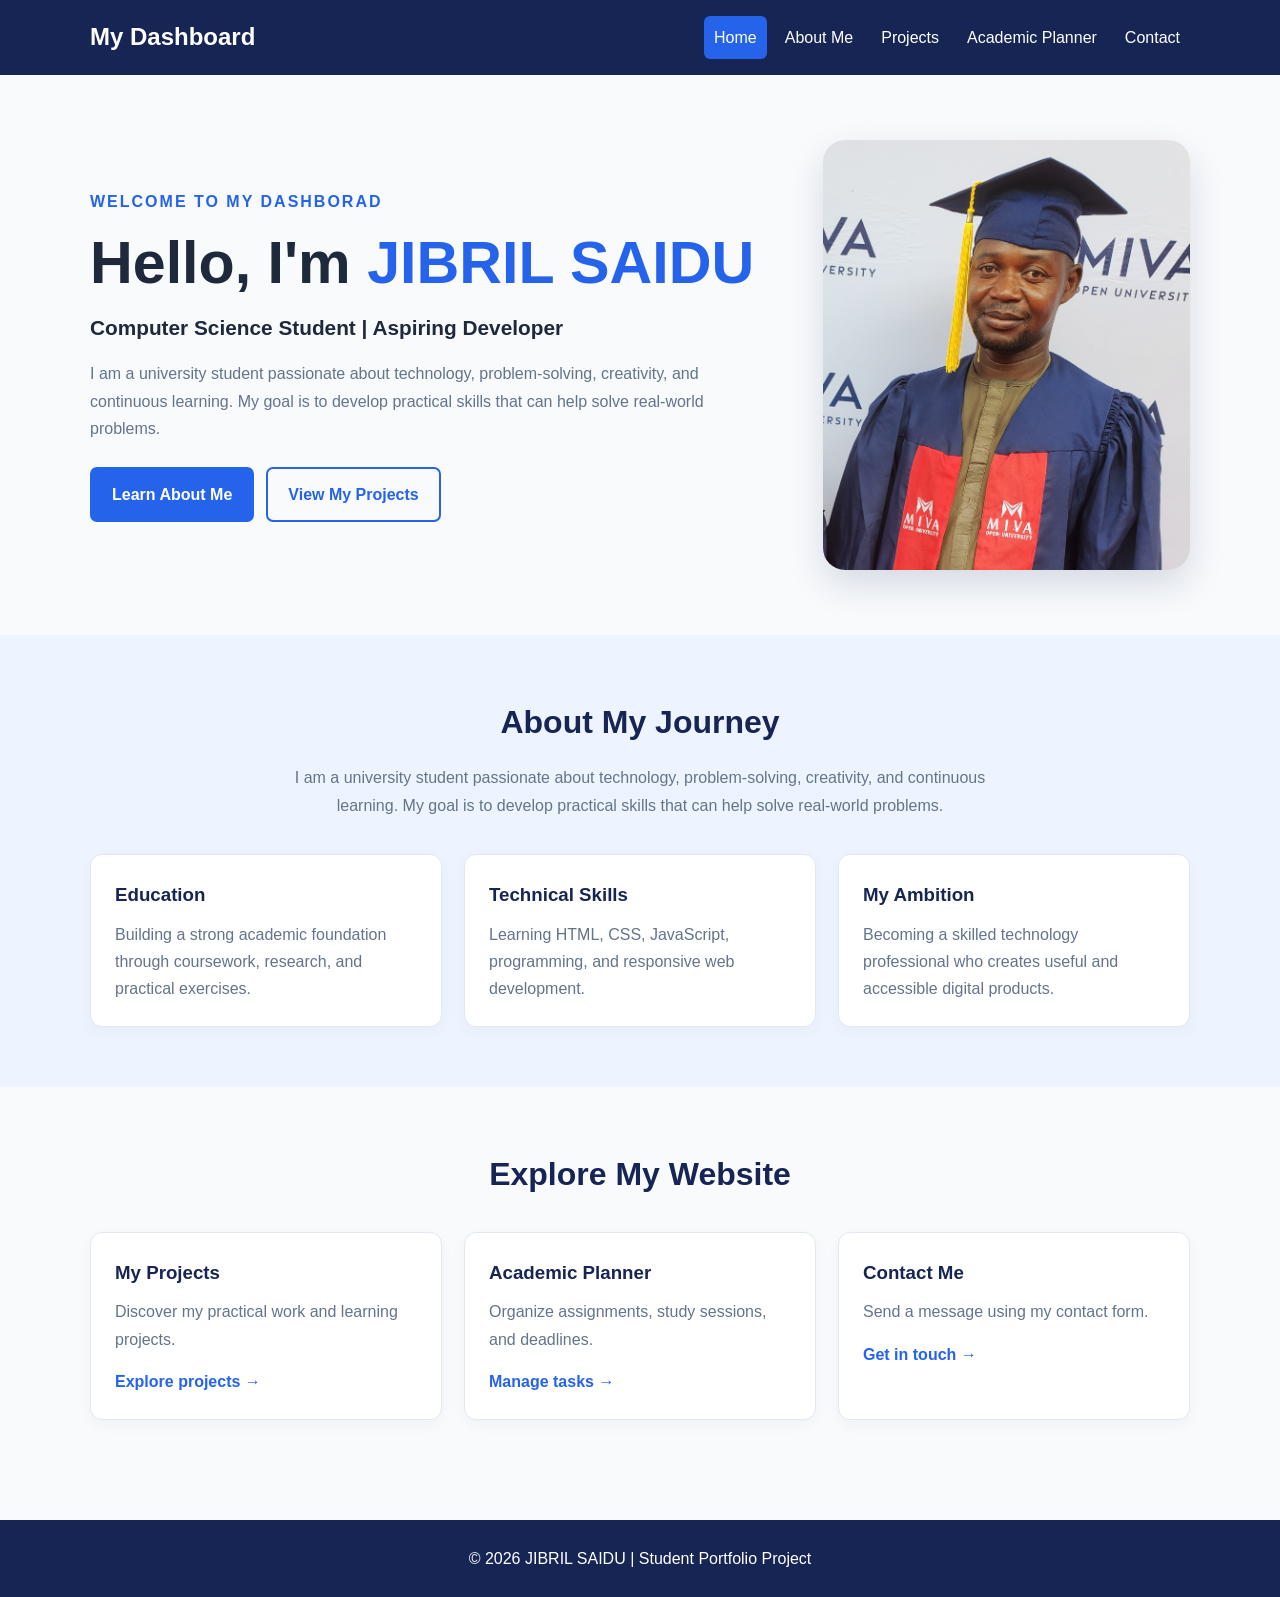
<file: index.html>
<!DOCTYPE html>
<html lang="en">
<head>
    <meta charset="UTF-8">
    <meta name="viewport" content="width=device-width, initial-scale=1.0">
    <title> Student Dashboard | Home</title>
    <link rel="stylesheet" href="style.css">
</head>
<body>

    <header class="site-header">
        <div class="container nav-container">
            <a class="logo" href="index.html">My Dashboard</a>

            <nav aria-label="Main navigation">
                <a class="active" href="index.html">Home</a>
                <a href="about.html">About Me</a>
                <a href="projects.html">Projects</a>
                <a href="planner.html">Academic Planner</a>
                <a href="contact.html">Contact</a>
            </nav>
        </div>
    </header>

    <main>
        <section class="hero container">
            <div class="hero-text">
                <p class="eyebrow">WELCOME TO MY DASHBORAD</p>
                </p>
                <h1>Hello, I'm <span class="accent">JIBRIL SAIDU</span></h1>

                <h2>Computer Science Student | Aspiring Developer</h2>

                <p>
                    I am a university student passionate about technology,
                    problem-solving, creativity, and continuous learning.
                    My goal is to develop practical skills that can help
                    solve real-world problems.
                </p>

                <div class="button-group">
                    <a class="btn" href="about.html">Learn About Me</a>
                    <a class="btn btn-outline" href="projects.html">
                        View My Projects
                    </a>
                </div>
            </div>

            <div class="profile-image">
                <img
                    src="Images/my-new-photo.png"
                    alt="Photograph of the new student"
                    onerror="this.onerror=null;this.src='https://placehold.co/400x450/172554/ffffff?text=Your+Photo';"
                >
            </div>
        </section>

        <section class="section section-light">
            <div class="container">
                <h2 class="section-title">About My Journey</h2>
                <p class="section-intro">
                    I am a university student passionate about technology,
                    problem-solving, creativity, and continuous learning.
                    My goal is to develop practical skills that can help
                    solve real-world problems.
                </p>

                <div class="card-grid">
                    <article class="card">
                        <h3>Education</h3>
                        <p>
                            Building a strong academic foundation through
                            coursework, research, and practical exercises.
                        </p>
                    </article>

                    <article class="card">
                        <h3>Technical Skills</h3>
                        <p>
                            Learning HTML, CSS, JavaScript, programming,
                            and responsive web development.
                        </p>
                    </article>

                    <article class="card">
                        <h3>My Ambition</h3>
                        <p>
                            Becoming a skilled technology professional
                            who creates useful and accessible digital products.
                        </p>
                    </article>
                </div>
            </div>
        </section>

        <section class="section container">
            <h2 class="section-title">Explore My Website</h2>

            <div class="card-grid">
                <article class="card">
                    <h3>My Projects</h3>
                    <p>Discover my practical work and learning projects.</p>
                    <a class="text-link" href="projects.html">Explore projects →</a>
                </article>

                <article class="card">
                    <h3>Academic Planner</h3>
                    <p>Organize assignments, study sessions, and deadlines.</p>
                    <a class="text-link" href="planner.html">Manage tasks →</a>
                </article>

                <article class="card">
                    <h3>Contact Me</h3>
                    <p>Send a message using my contact form.</p>
                    <a class="text-link" href="contact.html">Get in touch →</a>
                </article>
            </div>
        </section>
    </main>

    <footer class="site-footer">
        <p>&copy; 2026 JIBRIL SAIDU | Student Portfolio Project</p>
    </footer>

</body>
</html>
</file>
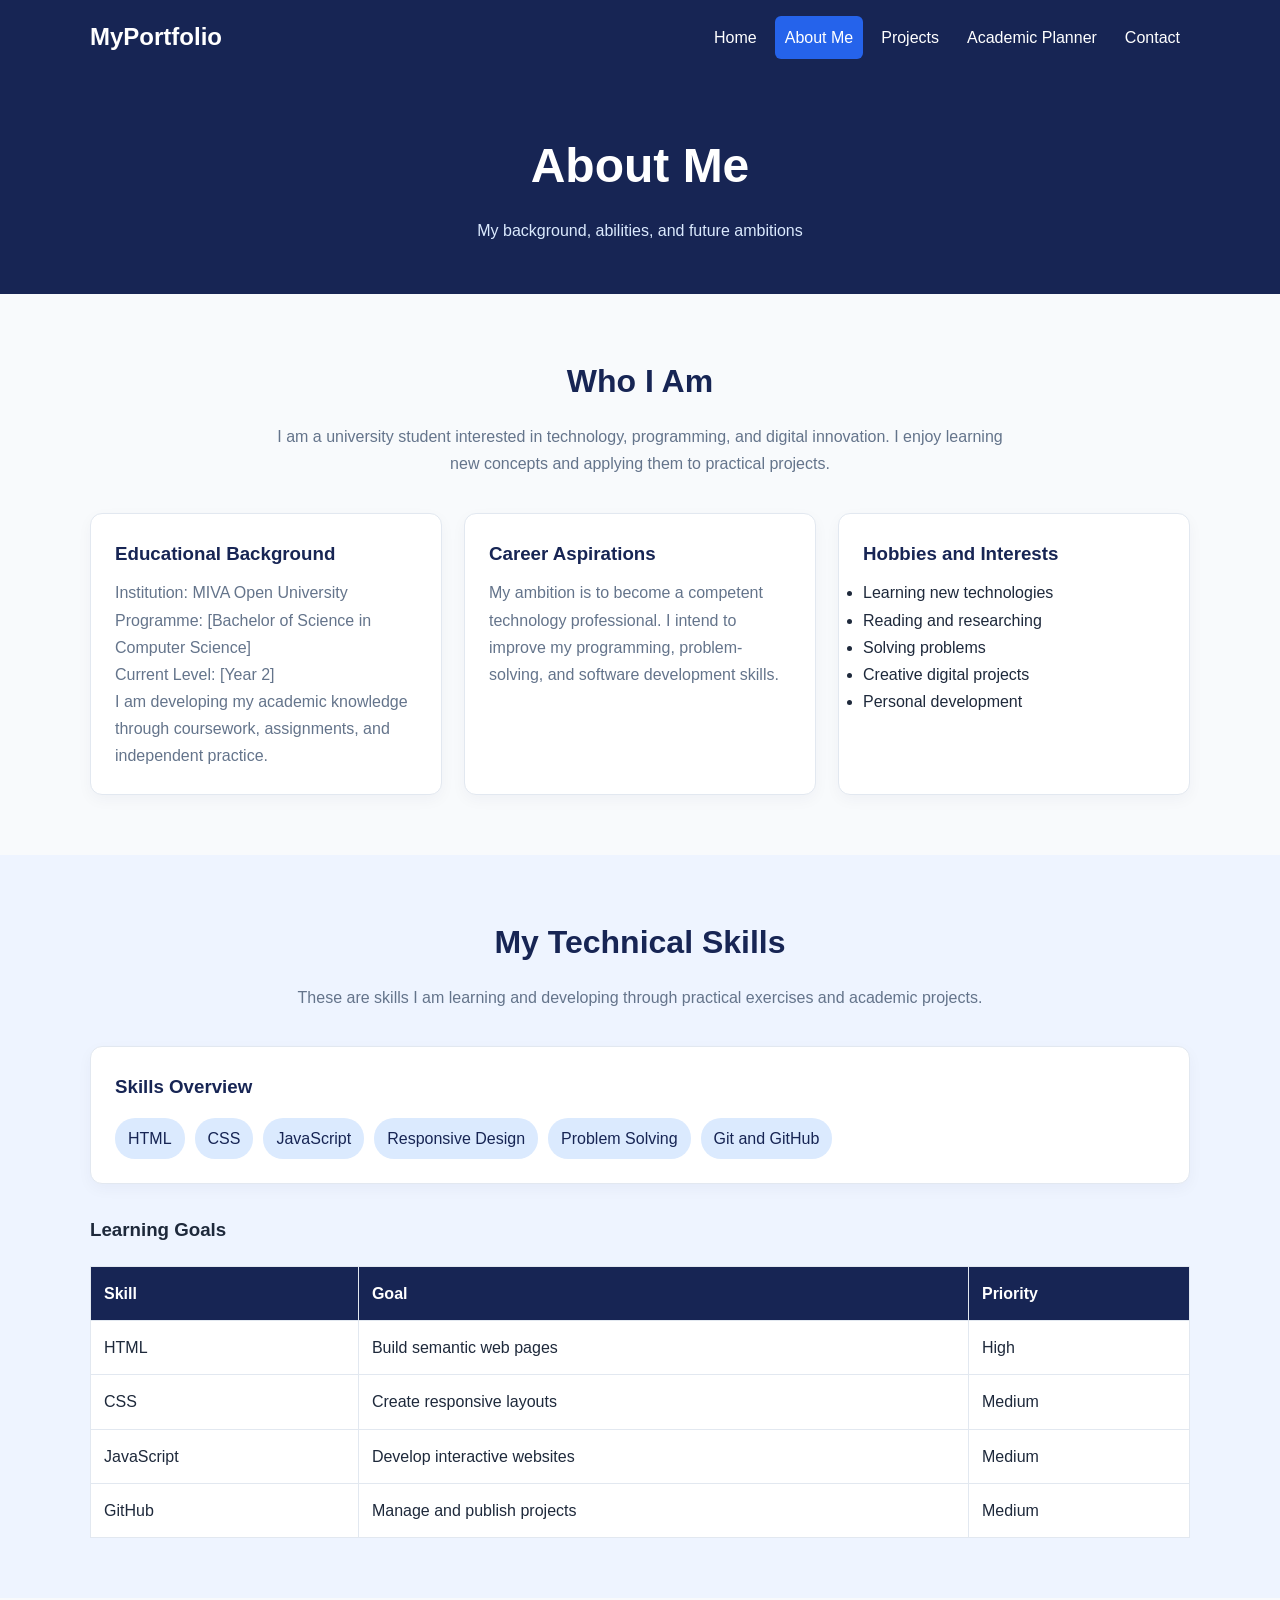
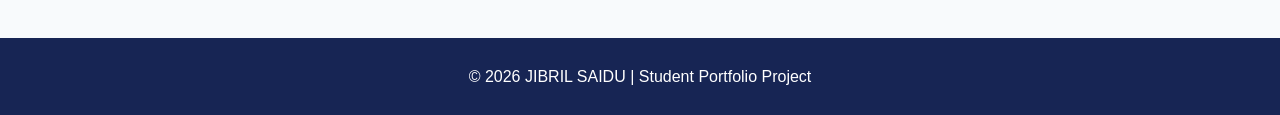
<file: about.html>
<!DOCTYPE html>
<html lang="en">
<head>
    <meta charset="UTF-8">
    <meta name="viewport" content="width=device-width, initial-scale=1.0">
    <title>About Me | My Student Portfolio</title>
    <link rel="stylesheet" href="style.css">
</head>
<body>

<header class="site-header">
    <div class="container nav-container">
        <a class="logo" href="index.html">MyPortfolio</a>
        <nav aria-label="Main navigation">
            <a href="index.html">Home</a>
            <a class="active" href="about.html">About Me</a>
            <a href="projects.html">Projects</a>
            <a href="planner.html">Academic Planner</a>
            <a href="contact.html">Contact</a>
        </nav>
    </div>
</header>

<main>
    <section class="page-banner">
        <h1>About Me</h1>
        <p>My background, abilities, and future ambitions</p>
    </section>

    <section class="section container">
        <h2 class="section-title">Who I Am</h2>
        <p class="section-intro">
            I am a university student interested in technology,
            programming, and digital innovation. I enjoy learning new
            concepts and applying them to practical projects.
        </p>

        <div class="card-grid">
            <article class="card">
                <h3>Educational Background</h3>
                <p>
                    Institution: MIVA Open University
                </p>
                <p>
                    Programme: [Bachelor of Science in Computer Science]
                </p>
                <p>
                    Current Level: [Year 2]
                </p>
                <p>
                    I am developing my academic knowledge through
                    coursework, assignments, and independent practice.
                </p>
            </article>

            <article class="card">
                <h3>Career Aspirations</h3>
                <p>
                    My ambition is to become a competent technology
                    professional. I intend to improve my programming,
                    problem-solving, and software development skills.
                </p>
            </article>

            <article class="card">
                <h3>Hobbies and Interests</h3>
                <ul>
                    <li>Learning new technologies</li>
                    <li>Reading and researching</li>
                    <li>Solving problems</li>
                    <li>Creative digital projects</li>
                    <li>Personal development</li>
                </ul>
            </article>
        </div>
    </section>

    <section class="section section-light">
        <div class="container">
            <h2 class="section-title">My Technical Skills</h2>
            <p class="section-intro">
                These are skills I am learning and developing through
                practical exercises and academic projects.
            </p>

            <div class="card">
                <h3>Skills Overview</h3>
                <ul class="skill-list">
                    <li>HTML</li>
                    <li>CSS</li>
                    <li>JavaScript</li>
                    <li>Responsive Design</li>
                    <li>Problem Solving</li>
                    <li>Git and GitHub</li>
                </ul>
            </div>

            <h3 style="margin-top: 30px;">Learning Goals</h3>

            <div class="table-wrapper">
                <table>
                    <thead>
                        <tr>
                            <th>Skill</th>
                            <th>Goal</th>
                            <th>Priority</th>
                        </tr>
                    </thead>
                    <tbody>
                        <tr>
                            <td>HTML</td>
                            <td>Build semantic web pages</td>
                            <td>High</td>
                        </tr>
                        <tr>
                            <td>CSS</td>
                            <td>Create responsive layouts</td>
                            <td>Medium</td>
                        </tr>
                        <tr>
                            <td>JavaScript</td>
                            <td>Develop interactive websites</td>
                            <td>Medium</td>
                        </tr>
                        <tr>
                            <td>GitHub</td>
                            <td>Manage and publish projects</td>
                            <td>Medium</td>
                        </tr>
                    </tbody>
                </table>
            </div>
        </div>
    </section>
</main>

<footer class="site-footer">
    <p>&copy; 2026 JIBRIL SAIDU | Student Portfolio Project</p>
</footer>

</body>
</html>
</file>
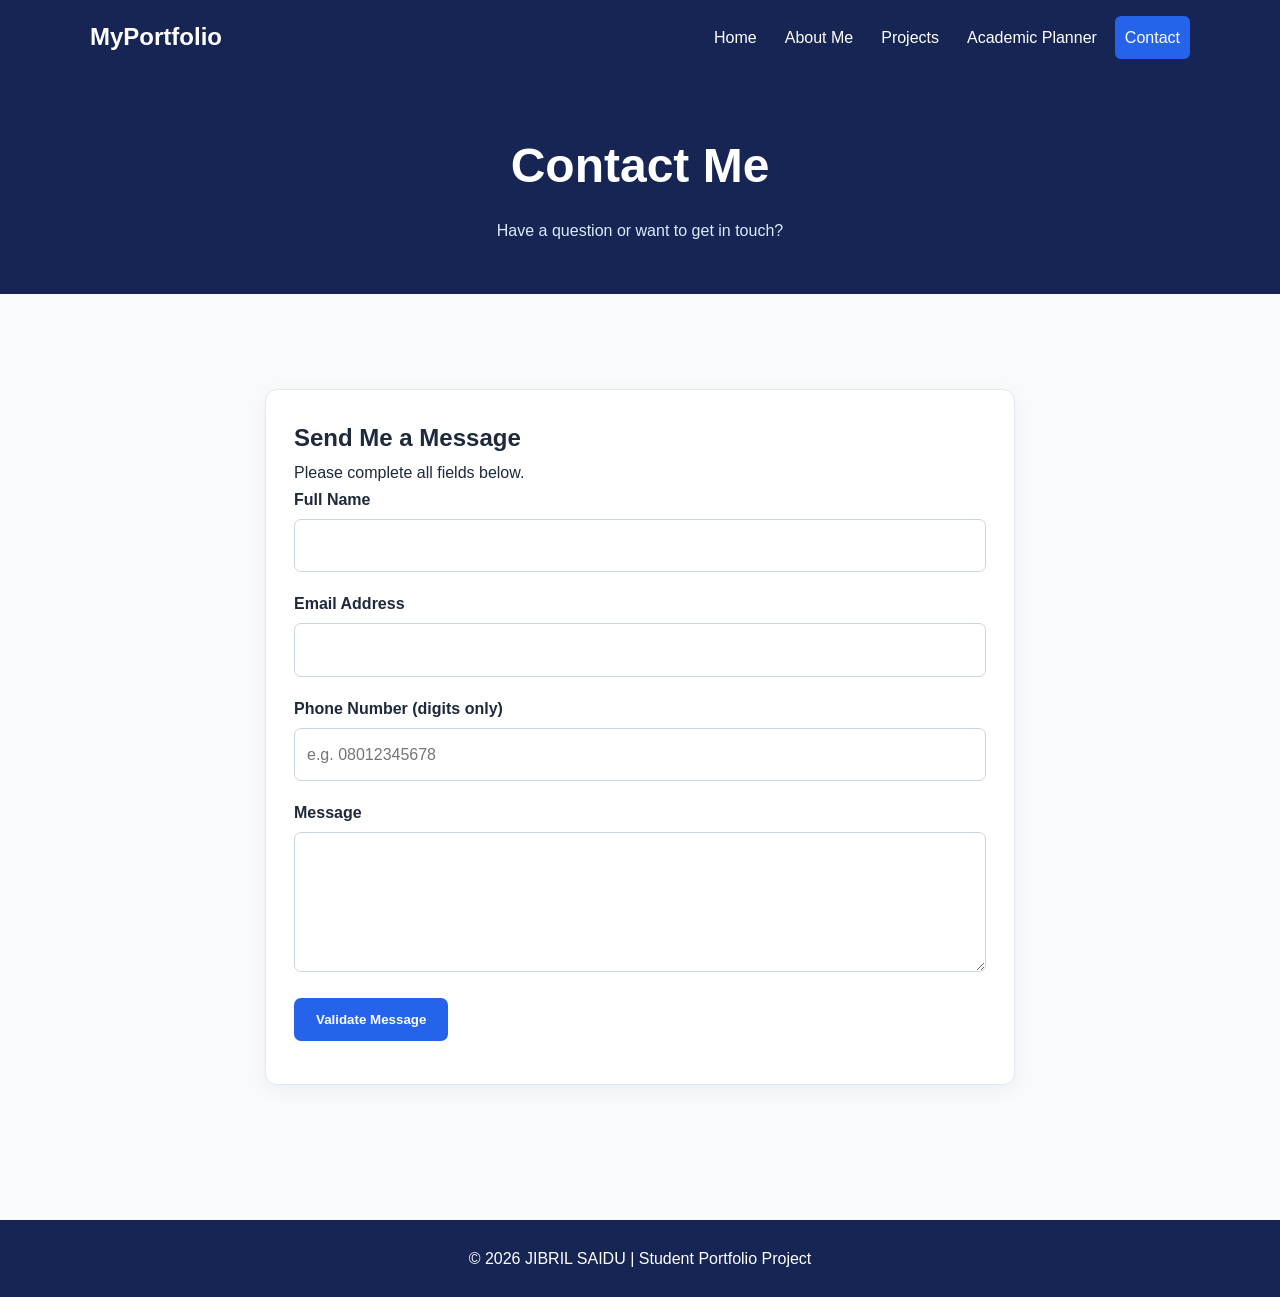
<file: contact.html>
<!DOCTYPE html>
<html lang="en">
<head>
    <meta charset="UTF-8">
    <meta name="viewport" content="width=device-width, initial-scale=1.0">
    <title>Contact Me | Student Portfolio</title>
    <link rel="stylesheet" href="style.css">
    <script src="script.js" defer></script>
</head>
<body>

<header class="site-header">
    <div class="container nav-container">
        <a class="logo" href="index.html">MyPortfolio</a>
        <nav aria-label="Main navigation">
            <a href="index.html">Home</a>
            <a href="about.html">About Me</a>
            <a href="projects.html">Projects</a>
            <a href="planner.html">Academic Planner</a>
            <a class="active" href="contact.html">Contact</a>
        </nav>
    </div>
</header>

<main>
    <section class="page-banner">
        <h1>Contact Me</h1>
        <p>Have a question or want to get in touch?</p>
    </section>

    <section class="section container">
        <div class="form-card">
            <h2>Send Me a Message</h2>
            <p>Please complete all fields below.</p>

            <form id="contact-form" novalidate>
                <div class="form-group">
                    <label for="name">Full Name</label>
                    <input
                        type="text"
                        id="name"
                        name="name"
                        autocomplete="name"
                        required
                    >
                </div>

                <div class="form-group">
                    <label for="email">Email Address</label>
                    <input
                        type="email"
                        id="email"
                        name="email"
                        autocomplete="email"
                        required
                    >
                </div>

                <div class="form-group">
                    <label for="phone">Phone Number (digits only)</label>
                    <input
                        type="tel"
                        id="phone"
                        name="phone"
                        inputmode="numeric"
                        autocomplete="tel"
                        placeholder="e.g. 08012345678"
                        required
                    >
                </div>

                <div class="form-group">
                    <label for="message">Message</label>
                    <textarea
                        id="message"
                        name="message"
                        required
                    ></textarea>
                </div>

                <button class="btn" type="submit">Validate Message</button>

                <p id="contact-feedback"
                   class="message"
                   role="status"
                   aria-live="polite"></p>
            </form>
        </div>
    </section>
</main>

<footer class="site-footer">
    <p>&copy; 2026 JIBRIL SAIDU | Student Portfolio Project</p>
</footer>

</body>
</html>
</file>
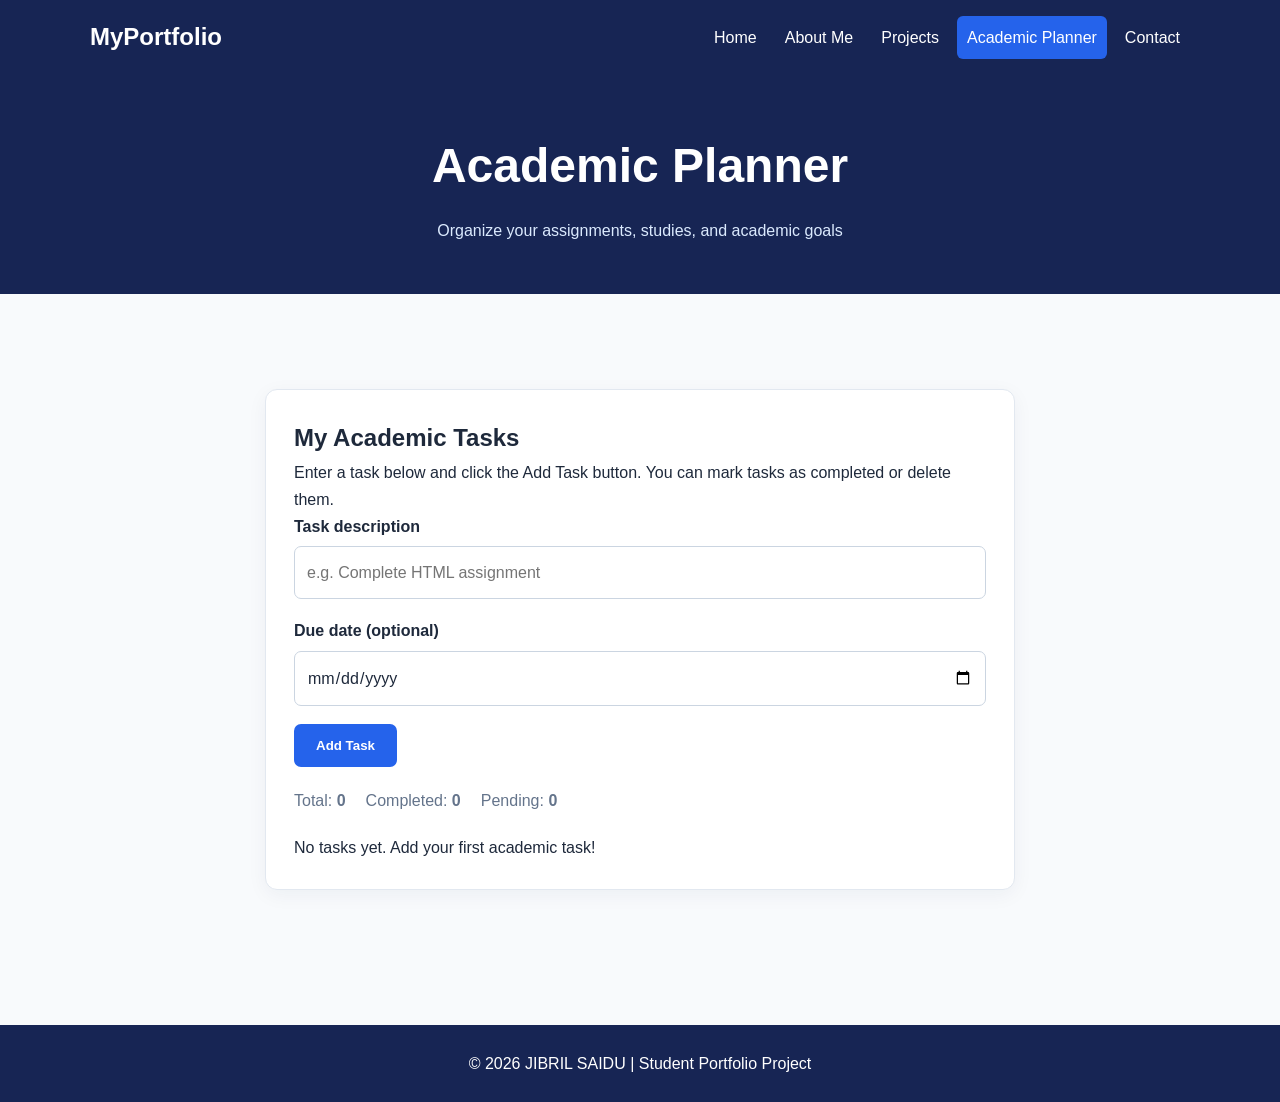
<file: planner.html>
<!DOCTYPE html>
<html lang="en">
<head>
    <meta charset="UTF-8">
    <meta name="viewport" content="width=device-width, initial-scale=1.0">
    <title>Academic Planner | Student Portfolio</title>
    <link rel="stylesheet" href="style.css">
    <script src="script.js" defer></script>
</head>
<body>

<header class="site-header">
    <div class="container nav-container">
        <a class="logo" href="index.html">MyPortfolio</a>
        <nav aria-label="Main navigation">
            <a href="index.html">Home</a>
            <a href="about.html">About Me</a>
            <a href="projects.html">Projects</a>
            <a class="active" href="planner.html">Academic Planner</a>
            <a href="contact.html">Contact</a>
        </nav>
    </div>
</header>

<main>
    <section class="page-banner">
        <h1>Academic Planner</h1>
        <p>Organize your assignments, studies, and academic goals</p>
    </section>

    <section class="section container">
        <div class="planner-card">
            <h2>My Academic Tasks</h2>
            <p>
                Enter a task below and click the Add Task button.
                You can mark tasks as completed or delete them.
            </p>

            <form id="task-form">
                <div class="form-group">
                    <label for="task-input">Task description</label>
                    <input
                        class="task-input"
                        type="text"
                        id="task-input"
                        placeholder="e.g. Complete HTML assignment"
                        maxlength="150"
                        required
                    >
                </div>

                <div class="form-group">
                    <label for="task-date">Due date (optional)</label>
                    <input type="date" id="task-date">
                </div>

                <button class="btn" type="submit">Add Task</button>
                <p id="task-message" class="message" role="status"></p>
            </form>

            <div class="task-stats" aria-live="polite">
                <span>Total: <strong id="total-tasks">0</strong></span>
                <span>Completed: <strong id="completed-tasks">0</strong></span>
                <span>Pending: <strong id="pending-tasks">0</strong></span>
            </div>

            <ul id="task-list" class="task-list"></ul>
        </div>
    </section>
</main>

<footer class="site-footer">
    <p>&copy; 2026 JIBRIL SAIDU | Student Portfolio Project</p>
</footer>

</body>
</html>
</file>
<file: style.css>
/* GENERAL SETTINGS */
* {
    margin: 0;
    padding: 0;
    box-sizing: border-box;
}

:root {
    --primary: #172554;
    --secondary: #2563eb;
    --accent: #38bdf8;
    --background: #f8fafc;
    --white: #ffffff;
    --text: #1e293b;
    --muted: #64748b;
    --border: #e2e8f0;
    --success: #15803d;
    --danger: #dc2626;
}

html {
    scroll-behavior: smooth;
}

body {
    font-family: Arial, Helvetica, sans-serif;
    background: var(--background);
    color: var(--text);
    line-height: 1.7;
}

img {
    max-width: 100%;
    display: block;
}

a {
    text-decoration: none;
}

.container {
    width: min(1100px, 92%);
    margin: 0 auto;
}

/* NAVIGATION */
.site-header {
    background: var(--primary);
    color: var(--white);
    position: sticky;
    top: 0;
    z-index: 100;
}

.nav-container {
    min-height: 75px;
    display: flex;
    align-items: center;
    justify-content: space-between;
    gap: 20px;
    flex-wrap: wrap;
    padding-top: 12px;
    padding-bottom: 12px;
}

.logo {
    color: var(--white);
    font-size: 1.5rem;
    font-weight: bold;
}

nav {
    display: flex;
    flex-wrap: wrap;
    gap: 8px;
}

nav a {
    color: var(--white);
    padding: 8px 10px;
    border-radius: 6px;
    transition: background 0.3s ease;
}

nav a:hover,
nav a.active {
    background: var(--secondary);
}

/* HOMEPAGE HERO */
.hero {
    display: grid;
    grid-template-columns: 1.3fr 0.7fr;
    align-items: center;
    gap: 50px;
    padding-top: 65px;
    padding-bottom: 65px;
}

.eyebrow {
    color: var(--secondary);
    font-weight: bold;
    letter-spacing: 2px;
    margin-bottom: 12px;
}

.hero h1 {
    font-size: clamp(2.2rem, 5vw, 3.7rem);
    line-height: 1.2;
    margin-bottom: 12px;
}

.hero h2 {
    font-size: 1.3rem;
    margin-bottom: 15px;
}

.accent {
    color: var(--secondary);
}

.hero-text > p:not(.eyebrow) {
    color: var(--muted);
}

.profile-image img {
    width: 100%;
    max-width: 400px;
    height: 430px;
    object-fit: cover;
    border-radius: 22px;
    box-shadow: 0 15px 35px #17255425;
}

/* BUTTONS */
.button-group {
    display: flex;
    flex-wrap: wrap;
    gap: 12px;
    margin-top: 25px;
}

.btn {
    display: inline-block;
    padding: 12px 20px;
    border: 2px solid var(--secondary);
    border-radius: 7px;
    background: var(--secondary);
    color: var(--white);
    font-weight: bold;
    cursor: pointer;
    transition: transform 0.2s, background 0.2s;
}

.btn:hover {
    transform: translateY(-3px);
    background: var(--primary);
}

.btn-outline {
    background: transparent;
    color: var(--secondary);
}

.btn-outline:hover {
    color: var(--white);
}

/* SECTIONS AND CARDS */
.section {
    padding-top: 60px;
    padding-bottom: 60px;
}

.section-light {
    background: #eef4ff;
}

.section-title {
    text-align: center;
    font-size: 2rem;
    color: var(--primary);
    margin-bottom: 15px;
}

.section-intro {
    max-width: 750px;
    margin: 0 auto 35px;
    text-align: center;
    color: var(--muted);
}

.card-grid {
    display: grid;
    grid-template-columns: repeat(3, minmax(0, 1fr));
    gap: 22px;
    margin-top: 30px;
}

.card {
    background: var(--white);
    border: 1px solid var(--border);
    border-radius: 12px;
    padding: 24px;
    box-shadow: 0 5px 15px #1725540a;
    transition: transform 0.25s, box-shadow 0.25s;
}

.card:hover {
    transform: translateY(-5px);
    box-shadow: 0 12px 25px #17255418;
}

.card h3 {
    color: var(--primary);
    margin-bottom: 10px;
}

.card p {
    color: var(--muted);
}

.text-link {
    display: inline-block;
    margin-top: 15px;
    color: var(--secondary);
    font-weight: bold;
}

/* PAGE HEADINGS */
.page-banner {
    background: var(--primary);
    color: var(--white);
    text-align: center;
    padding: 50px 20px;
}

.page-banner h1 {
    font-size: clamp(2rem, 5vw, 3rem);
}

.page-banner p {
    color: #dbeafe;
    margin-top: 10px;
}

/* SKILLS */
.skill-list {
    display: flex;
    flex-wrap: wrap;
    gap: 10px;
    list-style: none;
    margin-top: 15px;
}

.skill-list li {
    background: #dbeafe;
    color: var(--primary);
    padding: 7px 13px;
    border-radius: 20px;
}

/* PROJECT IMAGES */
.project-image {
    width: 100%;
    height: 190px;
    object-fit: cover;
    border-radius: 8px;
    margin-bottom: 15px;
}

/* TABLES */
.table-wrapper {
    overflow-x: auto;
}

table {
    width: 100%;
    border-collapse: collapse;
    background: var(--white);
    margin-top: 20px;
}

th,
td {
    padding: 13px;
    border: 1px solid var(--border);
    text-align: left;
}

th {
    background: var(--primary);
    color: var(--white);
}

/* FORMS AND PLANNER */
.form-card,
.planner-card {
    max-width: 750px;
    margin: 35px auto;
    background: var(--white);
    border: 1px solid var(--border);
    border-radius: 12px;
    padding: 28px;
    box-shadow: 0 5px 20px #1725540d;
}

.form-group {
    margin-bottom: 18px;
}

.form-group label {
    display: block;
    font-weight: bold;
    margin-bottom: 6px;
}

.form-group input,
.form-group textarea,
.form-group select,
.task-input {
    width: 100%;
    padding: 12px;
    font: inherit;
    color: var(--text);
    border: 1px solid #cbd5e1;
    border-radius: 7px;
    background: var(--white);
}

.form-group textarea {
    min-height: 140px;
    resize: vertical;
}

input:focus,
textarea:focus,
select:focus {
    outline: 2px solid var(--accent);
    outline-offset: 2px;
}

.message {
    margin-top: 15px;
    font-weight: bold;
    overflow-wrap: anywhere;
}

.message.success {
    color: var(--success);
}

.message.error {
    color: var(--danger);
}

.task-controls {
    display: flex;
    gap: 10px;
    margin-top: 15px;
}

.task-controls input {
    flex: 1;
    min-width: 0;
}

.task-list {
    list-style: none;
    margin-top: 20px;
}

.task-item {
    display: flex;
    align-items: center;
    gap: 12px;
    padding: 13px 0;
    border-bottom: 1px solid var(--border);
}

.task-text {
    flex: 1;
    overflow-wrap: anywhere;
}

.task-item.completed .task-text {
    text-decoration: line-through;
    color: var(--muted);
}

.delete-btn {
    background: var(--danger);
    color: var(--white);
    border: none;
    border-radius: 5px;
    padding: 7px 10px;
    cursor: pointer;
}

.task-stats {
    display: flex;
    flex-wrap: wrap;
    gap: 20px;
    margin-top: 20px;
    color: var(--muted);
}

/* MULTIMEDIA */
.media-frame {
    width: 100%;
    max-width: 700px;
    border-radius: 10px;
    margin: 20px auto;
}

/* FOOTER */
.site-footer {
    text-align: center;
    padding: 25px 15px;
    background: var(--primary);
    color: var(--white);
    margin-top: 40px;
}

/* MOBILE RESPONSIVENESS */
@media (max-width: 800px) {
    .hero {
        grid-template-columns: 1fr;
        gap: 30px;
        padding-top: 40px;
    }

    .profile-image img {
        height: 350px;
        margin: 0 auto;
    }

    .card-grid {
        grid-template-columns: repeat(2, minmax(0, 1fr));
    }

    .nav-container {
        justify-content: center;
    }

    nav {
        justify-content: center;
    }
}

@media (max-width: 520px) {
    .card-grid {
        grid-template-columns: 1fr;
    }

    .hero h1 {
        font-size: 2.3rem;
    }

    .form-card,
    .planner-card {
        padding: 18px;
    }

    .task-controls {
        flex-direction: column;
    }

    nav a {
        font-size: 0.9rem;
        padding: 7px;
    }
}
</file>
